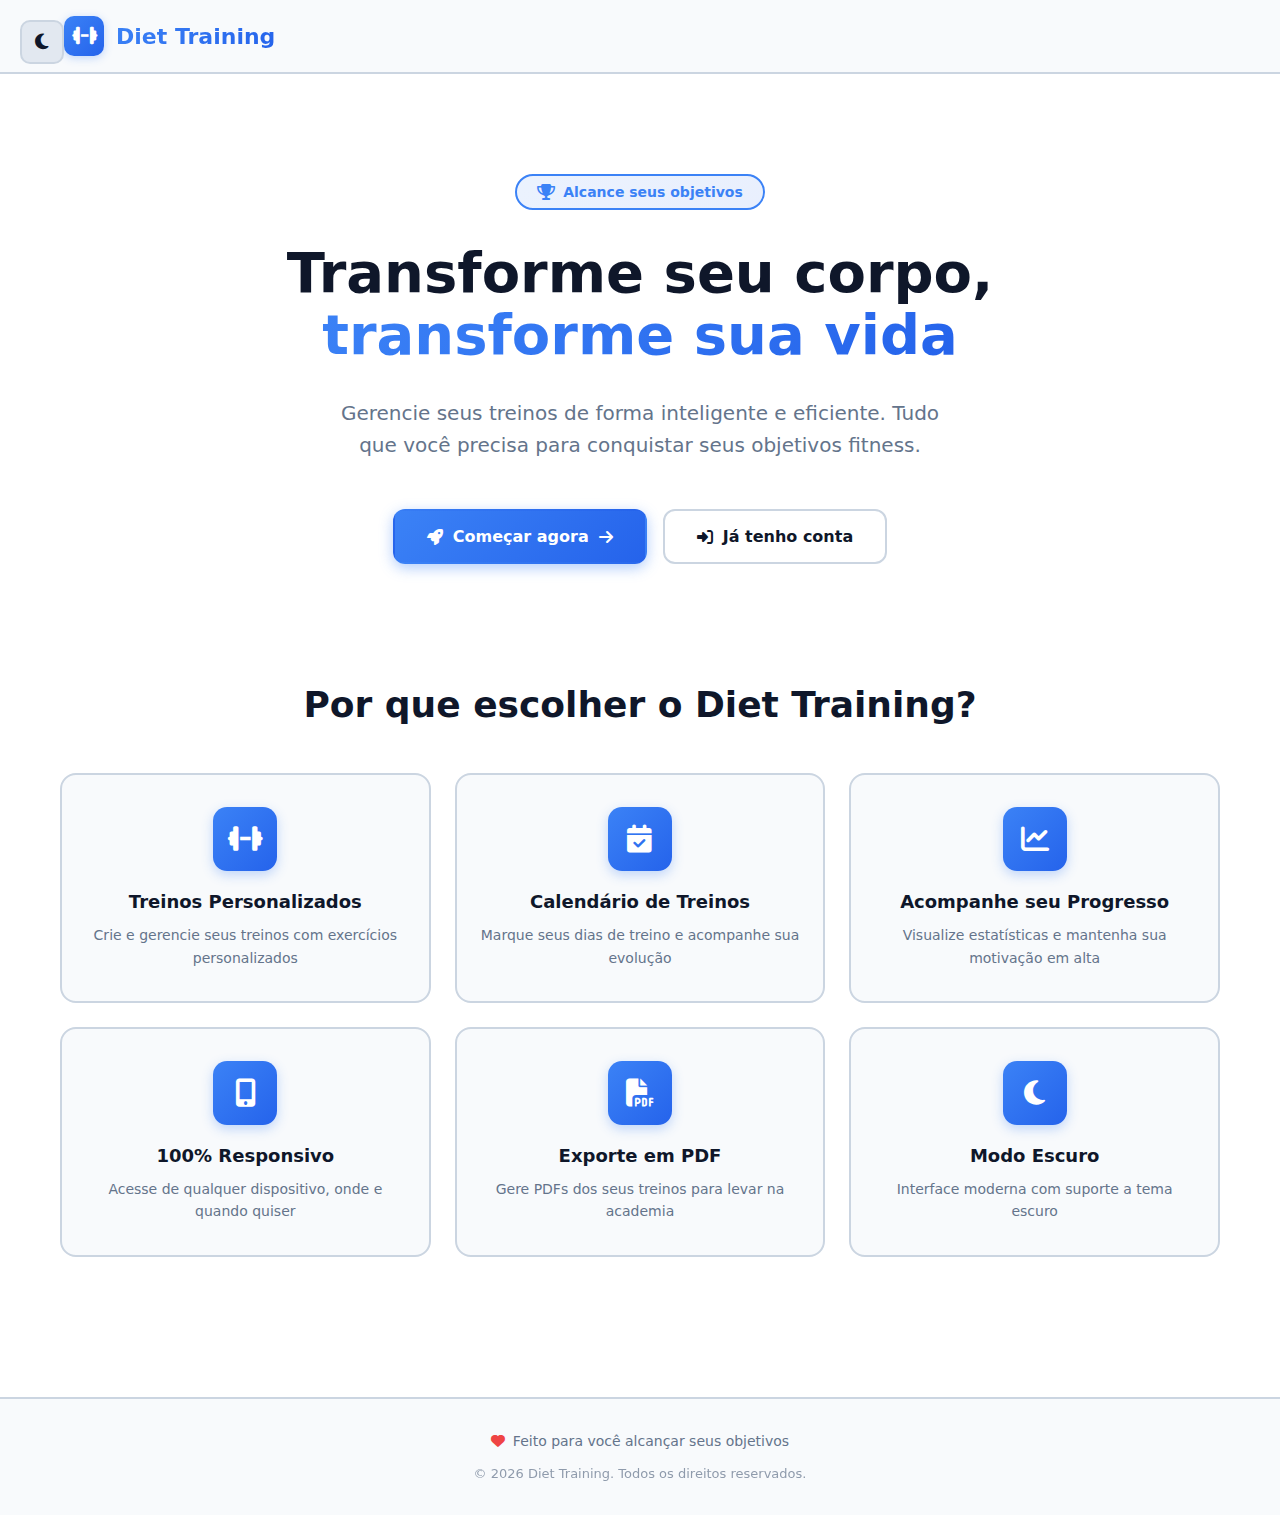
<file: index.html>
<!doctype html>
<html lang="pt-BR">
  <head>
    <meta charset="UTF-8" />
    <meta name="viewport" content="width=device-width, initial-scale=1.0" />
    <title>Diet Training - Seu Treino, Seu Ritmo</title>
    <link
      rel="stylesheet"
      href="https://cdnjs.cloudflare.com/ajax/libs/font-awesome/6.4.0/css/all.min.css"
    />
    <link rel="stylesheet" href="css/base.css" />
    <link rel="stylesheet" href="css/home.css" />
    <script>
      // Aplicar dark mode antes da página renderizar
      const darkMode = localStorage.getItem("darkMode");
      if (darkMode === "true") {
        document.documentElement.style.colorScheme = "dark";
        document.write(
          "<style>body { background: #1f2937; color: #f3f4f6; }</style>",
        );
      }
    </script>
  </head>
  <body>
    <!-- Header -->
    <header class="landing-header">
      <div class="header-container">
        <div class="brand">
          <div class="brand-icon">
            <i class="fas fa-dumbbell"></i>
          </div>
          <span class="brand-name">Diet Training</span>
        </div>

        <button id="darkModeToggle" class="theme-toggle">
          <i class="fas fa-moon"></i>
        </button>
      </div>
    </header>

    <!-- Main Content -->
    <main class="landing-main">
      <div class="landing-container">
        <!-- Hero Section -->
        <section class="hero-section">
          <div class="hero-badge">
            <i class="fas fa-trophy"></i>
            <span>Alcance seus objetivos</span>
          </div>

          <h1 class="hero-title">
            Transforme seu corpo,<br />
            <span class="gradient-text">transforme sua vida</span>
          </h1>

          <p class="hero-description">
            Gerencie seus treinos de forma inteligente e eficiente. Tudo que
            você precisa para conquistar seus objetivos fitness.
          </p>

          <!-- CTA Buttons -->
          <div class="hero-cta">
            <a href="register.html" class="btn-cta btn-primary">
              <i class="fas fa-rocket"></i>
              <span>Começar agora</span>
              <i class="fas fa-arrow-right"></i>
            </a>

            <a href="login.html" class="btn-cta btn-outline">
              <i class="fas fa-sign-in-alt"></i>
              <span>Já tenho conta</span>
            </a>
          </div>
        </section>

        <!-- Features Section -->
        <section class="features-section">
          <h2 class="features-title">Por que escolher o Diet Training?</h2>

          <div class="features-grid">
            <div class="feature-card">
              <div class="feature-icon">
                <i class="fas fa-dumbbell"></i>
              </div>
              <h3 class="feature-title">Treinos Personalizados</h3>
              <p class="feature-description">
                Crie e gerencie seus treinos com exercícios personalizados
              </p>
            </div>

            <div class="feature-card">
              <div class="feature-icon">
                <i class="fas fa-calendar-check"></i>
              </div>
              <h3 class="feature-title">Calendário de Treinos</h3>
              <p class="feature-description">
                Marque seus dias de treino e acompanhe sua evolução
              </p>
            </div>

            <div class="feature-card">
              <div class="feature-icon">
                <i class="fas fa-chart-line"></i>
              </div>
              <h3 class="feature-title">Acompanhe seu Progresso</h3>
              <p class="feature-description">
                Visualize estatísticas e mantenha sua motivação em alta
              </p>
            </div>

            <div class="feature-card">
              <div class="feature-icon">
                <i class="fas fa-mobile-alt"></i>
              </div>
              <h3 class="feature-title">100% Responsivo</h3>
              <p class="feature-description">
                Acesse de qualquer dispositivo, onde e quando quiser
              </p>
            </div>

            <div class="feature-card">
              <div class="feature-icon">
                <i class="fas fa-file-pdf"></i>
              </div>
              <h3 class="feature-title">Exporte em PDF</h3>
              <p class="feature-description">
                Gere PDFs dos seus treinos para levar na academia
              </p>
            </div>

            <div class="feature-card">
              <div class="feature-icon">
                <i class="fas fa-moon"></i>
              </div>
              <h3 class="feature-title">Modo Escuro</h3>
              <p class="feature-description">
                Interface moderna com suporte a tema escuro
              </p>
            </div>
          </div>
        </section>
      </div>
    </main>

    <!-- Footer -->
    <footer class="landing-footer">
      <div class="footer-container">
        <p class="footer-text">
          <i class="fas fa-heart"></i>
          Feito para você alcançar seus objetivos
        </p>
        <p class="footer-copyright">
          © 2026 Diet Training. Todos os direitos reservados.
        </p>
      </div>
    </footer>

    <script src="js/darkmode.js"></script>
  </body>
</html>
</file>
<file: css/base.css>
/* ==================================================
   RESET + BASE
================================================== */
:root {
  --bg-primary: #ffffff;
  --bg-secondary: #f8fafc;
  --bg-tertiary: #e2e8f0;

  --text-primary: #0f172a;
  --text-secondary: #64748b;

  --border-color: #cbd5e1;

  --button-primary: #3b82f6;
  --button-primary-hover: #2563eb;

  --button-secondary: #f1f5f9;
  --button-secondary-text: #0f172a;
  --button-secondary-hover: #e2e8f0;

  --accent-green: #10b981;
  --accent-green-hover: #059669;
  --accent-red: #ef4444;
  --accent-red-hover: #dc2626;
  --accent-orange: #f59e0b;
  --accent-purple: #8b5cf6;
}

body.dark-mode {
  --bg-primary: #0f172a;
  --bg-secondary: #1e293b;
  --bg-tertiary: #334155;

  --text-primary: #f1f5f9;
  --text-secondary: #94a3b8;

  --border-color: #475569;

  --button-primary: #3b82f6;
  --button-primary-hover: #60a5fa;

  --button-secondary: #334155;
  --button-secondary-text: #f1f5f9;
  --button-secondary-hover: #475569;

  --accent-green: #10b981;
  --accent-green-hover: #34d399;
  --accent-red: #ef4444;
  --accent-red-hover: #f87171;
  --accent-orange: #f59e0b;
  --accent-purple: #8b5cf6;
}

* {
  padding: 0;
  margin: 0;
  box-sizing: border-box;
  font-family:
    "Inter",
    system-ui,
    -apple-system,
    sans-serif;
}

body {
  background: var(--bg-primary);
  color: var(--text-primary);
  overflow-x: hidden;
  transition:
    background-color 0.3s,
    color 0.3s;
}

/* ==================================================
   CONTAINERS GERAIS
================================================== */
.container {
  max-width: 1280px;
  margin: 5% 10%;
}

/* ==================================================
   TIPOGRAFIA
================================================== */
h1 {
  font-size: 32px;
}

h2 {
  font-size: 24px;
}

h3 {
  font-size: 18px;
}

p {
  color: var(--text-secondary);
  line-height: 1.5;
}

a {
  text-decoration: none;
}

/* ==================================================
   BOTÕES
================================================== */
button {
  border: none;
  cursor: pointer;
  font-weight: 500;
}

.btn-primary {
  background: var(--button-primary);
  color: #ffffff;
  padding: 12px 20px;
  border-radius: 8px;
  font-size: 15px;
  display: inline-flex;
  align-items: center;
  justify-content: center;
  gap: 8px;
  text-align: center;
  font-weight: 600;
  border: 2px solid transparent;
  transition: all 0.2s ease;
  white-space: nowrap;
}

.btn-primary:hover {
  background: var(--button-primary-hover);
  transform: translateY(-1px);
}

.btn-secondary {
  background: var(--button-secondary);
  color: var(--button-secondary-text);
  padding: 12px 20px;
  border-radius: 8px;
  font-size: 15px;
  border: 2px solid var(--border-color);
  font-weight: 600;
  display: inline-flex;
  align-items: center;
  justify-content: center;
  gap: 8px;
  transition: all 0.2s ease;
  white-space: nowrap;
}

.btn-secondary:hover {
  background: var(--button-secondary-hover);
  border-color: var(--text-secondary);
}

.btn-danger {
  background: var(--accent-red);
  color: white;
  padding: 12px 20px;
  border-radius: 8px;
  font-size: 15px;
  font-weight: 600;
  border: 2px solid transparent;
  transition: all 0.2s ease;
  display: inline-flex;
  align-items: center;
  justify-content: center;
  gap: 8px;
  white-space: nowrap;
}

.btn-danger:hover {
  background: var(--accent-red-hover);
  transform: translateY(-1px);
}

.btn-danger:disabled {
  opacity: 0.6;
  cursor: not-allowed;
  transform: none;
}

.hidden {
  display: none;
}

/* ==================================================
   INPUTS
================================================== */
input {
  width: 100%;
  padding: 12px 16px;
  border-radius: 8px;
  border: 2px solid var(--border-color);
  font-size: 14px;
  background: var(--bg-secondary);
  color: var(--text-primary);
  transition: all 0.2s ease;
}

input:focus {
  outline: none;
  border-color: var(--button-primary);
  background: var(--bg-primary);
}

/* ==================================================
   DARK MODE TOGGLE
================================================== */
.theme-toggle {
  position: fixed;
  top: 20px;
  left: 20px;
  background: var(--button-primary);
  color: white;
  border: 2px solid var(--border-color);
  border-radius: 12px;
  width: 50px;
  height: 50px;
  cursor: pointer;
  display: flex;
  align-items: center;
  justify-content: center;
  font-size: 20px;
  transition: all 0.2s ease;
  z-index: 1000;
}

.theme-toggle:hover {
  background: var(--button-primary-hover);
  transform: translateY(-2px);
}

/* ==================================================
   HEADER NAVIGATION
================================================== */
.header-left-actions {
  display: flex;
  gap: 8px;
  align-items: center;
}

.back-btn,
.home-btn {
  display: inline-flex;
  align-items: center;
  justify-content: center;
  width: 40px;
  height: 40px;
  border-radius: 8px;
  background: var(--bg-secondary);
  border: 2px solid var(--border-color);
  color: var(--text-secondary);
  font-size: 18px;
  cursor: pointer;
  transition: all 0.2s ease;
  text-decoration: none;
}

.back-btn:hover,
.home-btn:hover {
  background: var(--button-secondary-hover);
  color: var(--text-primary);
  border-color: var(--button-primary);
  transform: translateY(-2px);
}

.home-btn {
  color: var(--button-primary);
}

.home-btn:hover {
  background: var(--button-primary);
  color: white;
  border-color: var(--button-primary);
}
</file>
<file: css/home.css>
/* ==================================================
   RESET & BASE
================================================== */
* {
  margin: 0;
  padding: 0;
  box-sizing: border-box;
}

body {
  font-family:
    -apple-system, BlinkMacSystemFont, "Segoe UI", Roboto, "Helvetica Neue",
    Arial, sans-serif;
  background: var(--bg-primary);
  color: var(--text-primary);
  overflow-x: hidden;
}

/* ==================================================
   HEADER
================================================== */
.landing-header {
  position: sticky;
  top: 0;
  z-index: 100;
  background: var(--bg-secondary);
  border-bottom: 2px solid var(--border-color);
  backdrop-filter: blur(10px);
}

.header-container {
  max-width: 1200px;
  margin: 0 auto;
  padding: 16px 24px;
  display: flex;
  justify-content: space-between;
  align-items: center;
}

.brand {
  display: flex;
  align-items: center;
  gap: 12px;
}

.brand-icon {
  width: 40px;
  height: 40px;
  background: linear-gradient(135deg, var(--button-primary), #2563eb);
  border-radius: 10px;
  display: flex;
  align-items: center;
  justify-content: center;
  box-shadow: 0 2px 8px rgba(59, 130, 246, 0.3);
}

.brand-icon i {
  font-size: 20px;
  color: white;
}

.brand-name {
  font-size: 22px;
  font-weight: 700;
  color: var(--text-primary);
  background: linear-gradient(135deg, var(--button-primary), #2563eb);
  -webkit-background-clip: text;
  -webkit-text-fill-color: transparent;
  background-clip: text;
}

.theme-toggle {
  width: 44px;
  height: 44px;
  display: flex;
  align-items: center;
  justify-content: center;
  background: var(--bg-tertiary);
  border: 2px solid var(--border-color);
  border-radius: 10px;
  color: var(--text-primary);
  font-size: 18px;
  cursor: pointer;
  transition: all 0.2s ease;
}

.theme-toggle:hover {
  background: var(--button-primary);
  border-color: var(--button-primary);
  color: white;
  transform: translateY(-2px);
}

/* ==================================================
   MAIN CONTENT
================================================== */
.landing-main {
  min-height: calc(100vh - 72px);
  padding: 60px 24px;
}

.landing-container {
  max-width: 1200px;
  margin: 0 auto;
  display: flex;
  flex-direction: column;
  gap: 80px;
}

/* ==================================================
   HERO SECTION
================================================== */
.hero-section {
  text-align: center;
  padding: 40px 20px;
  display: flex;
  flex-direction: column;
  align-items: center;
  gap: 32px;
}

.hero-badge {
  display: inline-flex;
  align-items: center;
  gap: 8px;
  padding: 8px 20px;
  background: linear-gradient(
    135deg,
    rgba(59, 130, 246, 0.1),
    rgba(37, 99, 235, 0.1)
  );
  border: 2px solid var(--button-primary);
  border-radius: 50px;
  color: var(--button-primary);
  font-size: 14px;
  font-weight: 600;
  animation: fadeInDown 0.6s ease;
}

.hero-badge i {
  font-size: 16px;
}

.hero-title {
  font-size: 56px;
  font-weight: 800;
  line-height: 1.1;
  color: var(--text-primary);
  margin: 0;
  animation: fadeInUp 0.6s ease 0.1s both;
}

.gradient-text {
  background: linear-gradient(135deg, var(--button-primary), #2563eb);
  -webkit-background-clip: text;
  -webkit-text-fill-color: transparent;
  background-clip: text;
}

.hero-description {
  font-size: 20px;
  color: var(--text-secondary);
  max-width: 600px;
  line-height: 1.6;
  animation: fadeInUp 0.6s ease 0.2s both;
}

.hero-cta {
  display: flex;
  gap: 16px;
  margin-top: 16px;
  animation: fadeInUp 0.6s ease 0.3s both;
}

.btn-cta {
  display: inline-flex;
  align-items: center;
  justify-content: center;
  gap: 10px;
  padding: 16px 32px;
  font-size: 16px;
  font-weight: 600;
  border-radius: 12px;
  text-decoration: none;
  transition: all 0.3s ease;
  position: relative;
  overflow: hidden;
}

.btn-cta.btn-primary {
  background: linear-gradient(135deg, var(--button-primary), #2563eb);
  color: white;
  border: 2px solid transparent;
  box-shadow: 0 4px 14px rgba(59, 130, 246, 0.4);
}

.btn-cta.btn-primary:hover {
  transform: translateY(-3px);
  box-shadow: 0 8px 20px rgba(59, 130, 246, 0.5);
}

.btn-cta.btn-primary .fa-arrow-right {
  transition: transform 0.3s ease;
}

.btn-cta.btn-primary:hover .fa-arrow-right {
  transform: translateX(4px);
}

.btn-cta.btn-outline {
  background: transparent;
  color: var(--text-primary);
  border: 2px solid var(--border-color);
}

.btn-cta.btn-outline:hover {
  background: var(--bg-tertiary);
  border-color: var(--button-primary);
  color: var(--button-primary);
  transform: translateY(-2px);
}

/* ==================================================
   FEATURES SECTION
================================================== */
.features-section {
  padding: 0 20px;
}

.features-title {
  font-size: 36px;
  font-weight: 700;
  text-align: center;
  color: var(--text-primary);
  margin-bottom: 48px;
}

.features-grid {
  display: grid;
  grid-template-columns: repeat(3, 1fr);
  gap: 24px;
}

.feature-card {
  background: var(--bg-secondary);
  border: 2px solid var(--border-color);
  border-radius: 16px;
  padding: 32px 24px;
  text-align: center;
  transition: all 0.3s ease;
}

.feature-card:hover {
  border-color: var(--button-primary);
  transform: translateY(-8px);
  box-shadow: 0 12px 28px rgba(59, 130, 246, 0.15);
}

.feature-icon {
  width: 64px;
  height: 64px;
  margin: 0 auto 20px;
  background: linear-gradient(135deg, var(--button-primary), #2563eb);
  border-radius: 14px;
  display: flex;
  align-items: center;
  justify-content: center;
  box-shadow: 0 4px 12px rgba(59, 130, 246, 0.3);
}

.feature-icon i {
  font-size: 28px;
  color: white;
}

.feature-title {
  font-size: 18px;
  font-weight: 700;
  color: var(--text-primary);
  margin-bottom: 12px;
}

.feature-description {
  font-size: 14px;
  color: var(--text-secondary);
  line-height: 1.6;
}

/* ==================================================
   FOOTER
================================================== */
.landing-footer {
  background: var(--bg-secondary);
  border-top: 2px solid var(--border-color);
  padding: 32px 24px;
  margin-top: 80px;
}

.footer-container {
  max-width: 1200px;
  margin: 0 auto;
  text-align: center;
  display: flex;
  flex-direction: column;
  gap: 12px;
}

.footer-text {
  font-size: 14px;
  color: var(--text-secondary);
  display: flex;
  align-items: center;
  justify-content: center;
  gap: 8px;
}

.footer-text i {
  color: var(--accent-red);
  animation: heartbeat 1.5s ease-in-out infinite;
}

.footer-copyright {
  font-size: 13px;
  color: var(--text-secondary);
  opacity: 0.7;
}

/* ==================================================
   ANIMATIONS
================================================== */
@keyframes fadeInDown {
  from {
    opacity: 0;
    transform: translateY(-20px);
  }
  to {
    opacity: 1;
    transform: translateY(0);
  }
}

@keyframes fadeInUp {
  from {
    opacity: 0;
    transform: translateY(20px);
  }
  to {
    opacity: 1;
    transform: translateY(0);
  }
}

@keyframes heartbeat {
  0%,
  100% {
    transform: scale(1);
  }
  10%,
  30% {
    transform: scale(1.1);
  }
  20%,
  40% {
    transform: scale(1);
  }
}

/* ==================================================
   RESPONSIVE DESIGN
================================================== */

/* Tablet */
@media (max-width: 1024px) {
  .landing-main {
    padding: 48px 20px;
  }

  .landing-container {
    gap: 64px;
  }

  .hero-title {
    font-size: 48px;
  }

  .hero-description {
    font-size: 18px;
  }

  .features-grid {
    grid-template-columns: repeat(2, 1fr);
    gap: 20px;
  }
}

/* Mobile Large */
@media (max-width: 768px) {
  .header-container {
    padding: 12px 16px;
  }

  .brand-name {
    font-size: 18px;
  }

  .brand-icon {
    width: 36px;
    height: 36px;
  }

  .brand-icon i {
    font-size: 18px;
  }

  .theme-toggle {
    width: 40px;
    height: 40px;
    font-size: 16px;
  }

  .landing-main {
    padding: 32px 16px;
  }

  .landing-container {
    gap: 48px;
  }

  .hero-section {
    padding: 24px 12px;
    gap: 24px;
  }

  .hero-badge {
    font-size: 13px;
    padding: 6px 16px;
  }

  .hero-title {
    font-size: 36px;
  }

  .hero-description {
    font-size: 16px;
  }

  .hero-cta {
    flex-direction: column;
    width: 100%;
  }

  .btn-cta {
    width: 100%;
    padding: 14px 24px;
    font-size: 15px;
  }

  .features-title {
    font-size: 28px;
    margin-bottom: 32px;
  }

  .features-grid {
    grid-template-columns: 1fr;
    gap: 16px;
  }

  .feature-card {
    padding: 24px 20px;
  }

  .feature-icon {
    width: 56px;
    height: 56px;
  }

  .feature-icon i {
    font-size: 24px;
  }

  .feature-title {
    font-size: 17px;
  }

  .feature-description {
    font-size: 13px;
  }

  .landing-footer {
    padding: 24px 16px;
    margin-top: 48px;
  }
}

/* Mobile Small */
@media (max-width: 480px) {
  .header-container {
    padding: 10px 12px;
  }

  .brand-name {
    font-size: 16px;
  }

  .brand-icon {
    width: 32px;
    height: 32px;
  }

  .brand-icon i {
    font-size: 16px;
  }

  .theme-toggle {
    width: 36px;
    height: 36px;
    font-size: 14px;
  }

  .landing-main {
    padding: 24px 12px;
  }

  .landing-container {
    gap: 40px;
  }

  .hero-section {
    padding: 20px 8px;
  }

  .hero-badge {
    font-size: 12px;
    padding: 6px 14px;
  }

  .hero-badge i {
    font-size: 14px;
  }

  .hero-title {
    font-size: 32px;
  }

  .hero-description {
    font-size: 15px;
  }

  .btn-cta {
    padding: 12px 20px;
    font-size: 14px;
  }

  .features-title {
    font-size: 24px;
    margin-bottom: 24px;
  }

  .feature-card {
    padding: 20px 16px;
  }

  .feature-icon {
    width: 52px;
    height: 52px;
    margin-bottom: 16px;
  }

  .feature-icon i {
    font-size: 22px;
  }

  .feature-title {
    font-size: 16px;
    margin-bottom: 8px;
  }

  .feature-description {
    font-size: 13px;
  }

  .landing-footer {
    padding: 20px 12px;
    margin-top: 40px;
  }

  .footer-text {
    font-size: 13px;
    flex-direction: column;
    gap: 4px;
  }

  .footer-copyright {
    font-size: 12px;
  }
}
</file>
